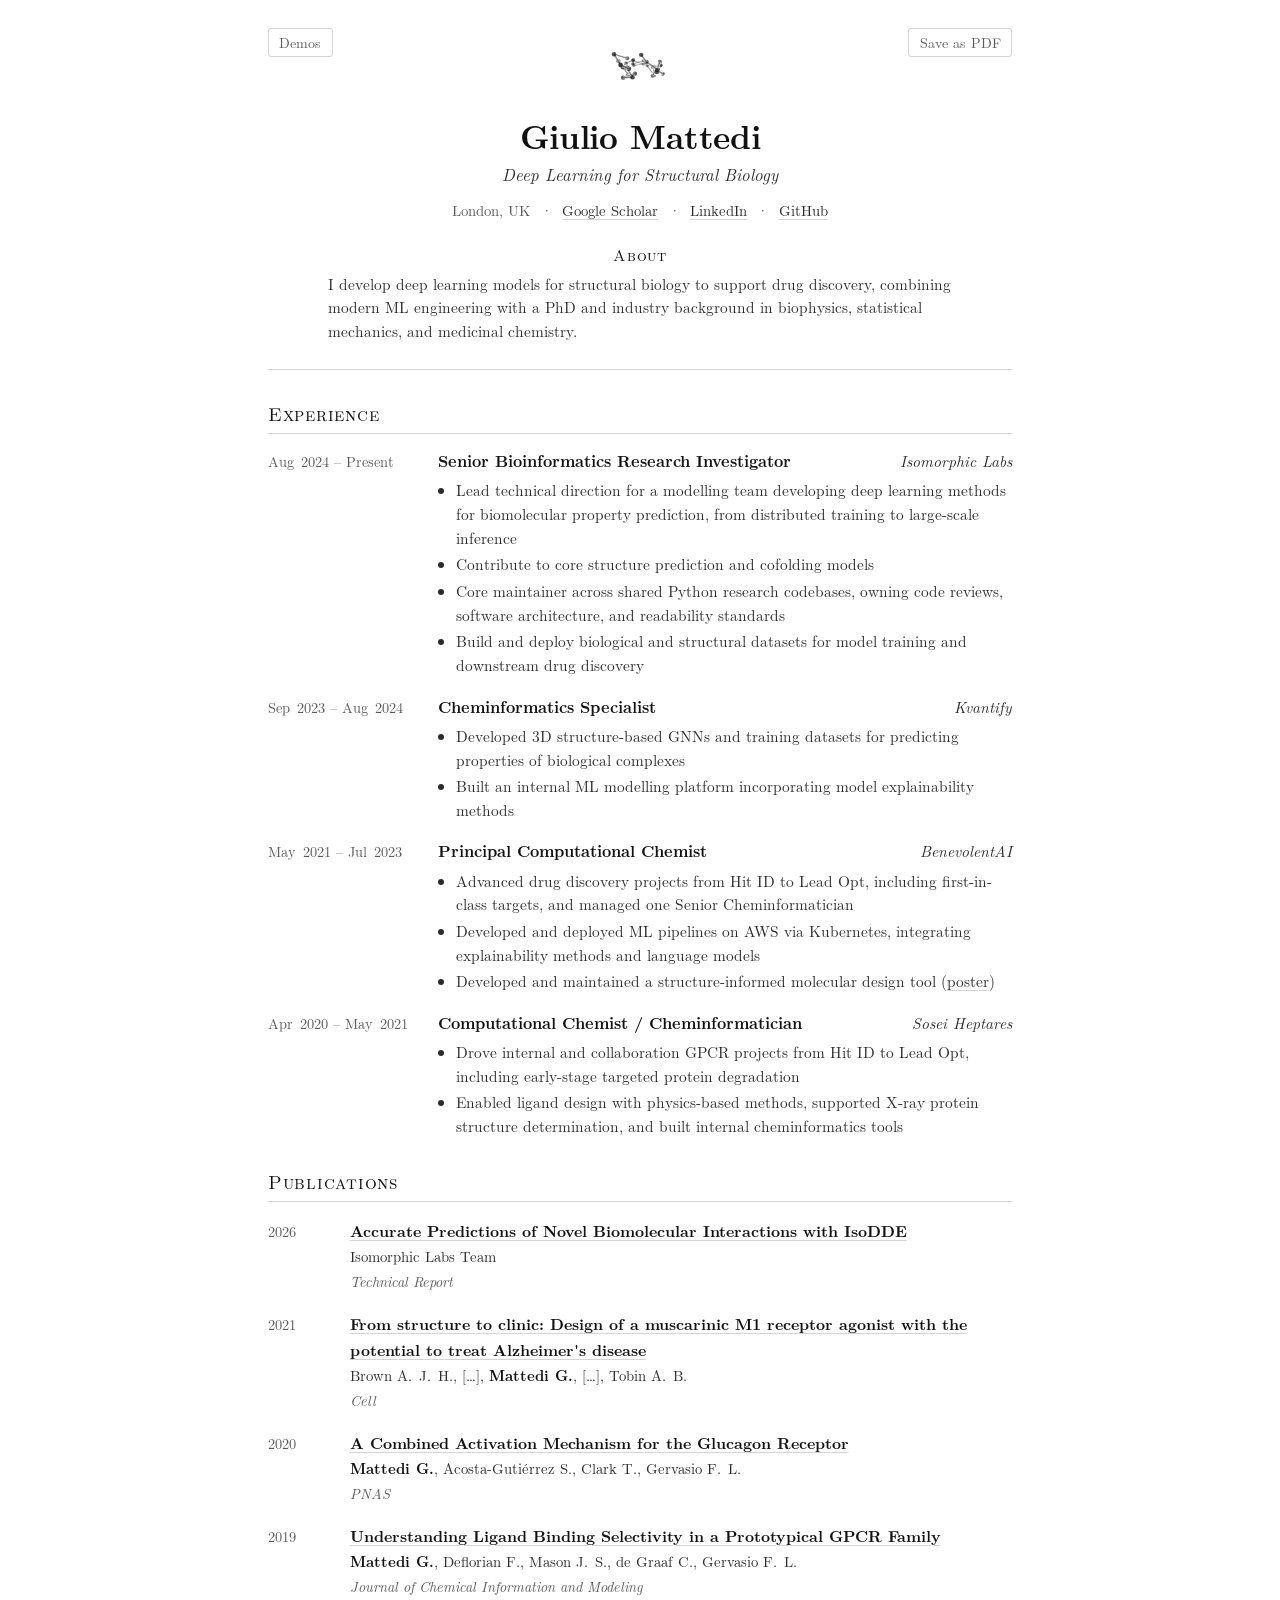
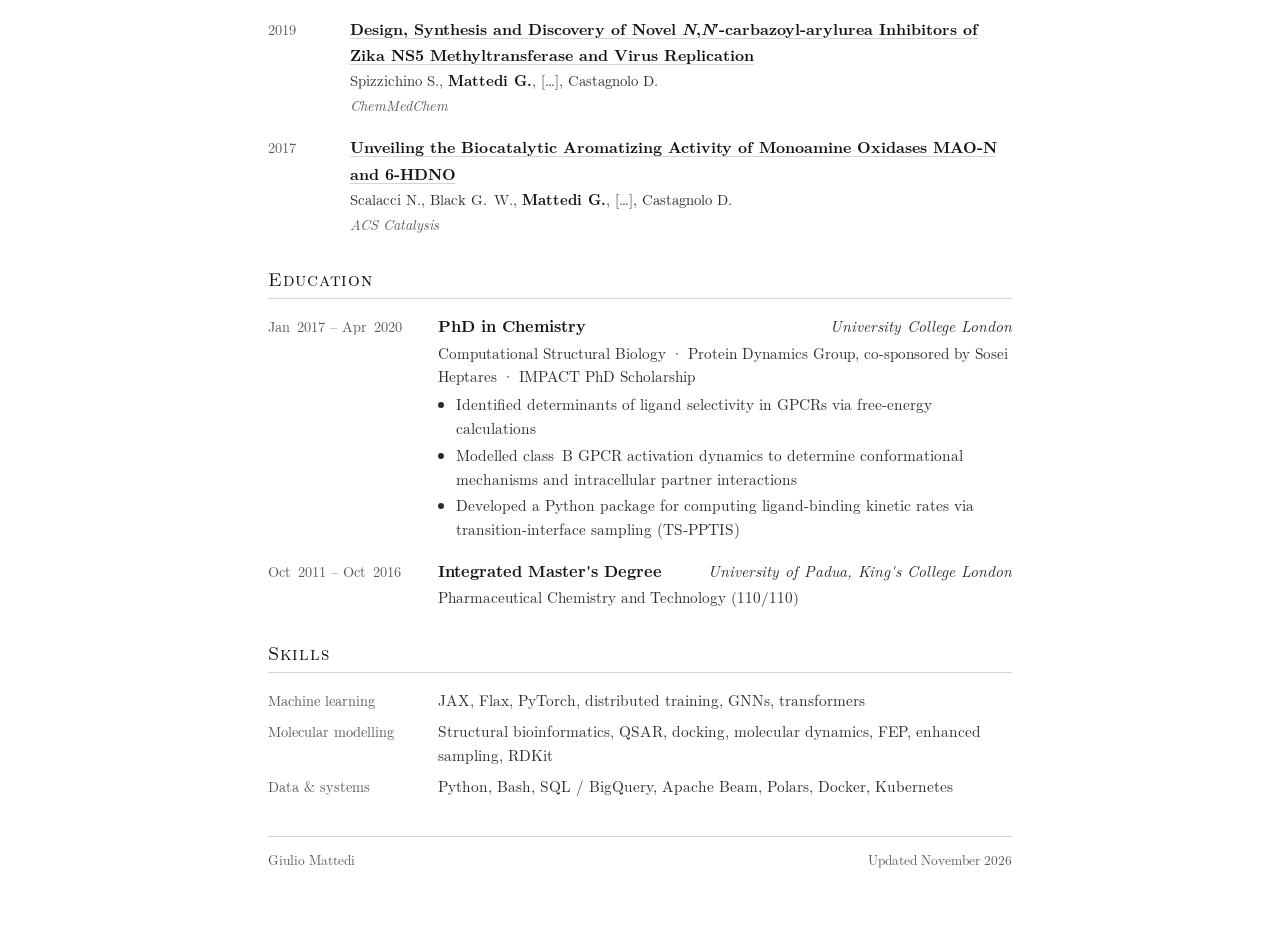
<file: index.html>
<!DOCTYPE html>
<html lang="en">
<head>
  <meta charset="utf-8">
  <meta name="viewport" content="width=device-width, initial-scale=1">
  <title>Giulio Mattedi — Curriculum Vitae</title>
  <meta name="description" content="Curriculum Vitae of Giulio Mattedi — Deep Learning for Structural Biology.">
  <link rel="canonical" href="https://gmattedi.github.io/">
  <meta property="og:type" content="profile">
  <meta property="og:title" content="Giulio Mattedi — Deep Learning for Structural Biology">
  <meta property="og:description" content="Curriculum Vitae of Giulio Mattedi — Deep Learning for Structural Biology.">
  <meta property="og:url" content="https://gmattedi.github.io/">
  <meta name="referrer" content="strict-origin-when-cross-origin">
  <meta http-equiv="Content-Security-Policy" content="script-src 'self'; object-src 'none'; connect-src 'none'; frame-src 'none'; base-uri 'none'; form-action 'none';">
  <link rel="stylesheet" href="style.css">
  <script src="print.js" defer></script>
  <script src="fold.js" defer></script>
  <script type="application/ld+json">
  {
    "@context": "https://schema.org",
    "@type": "Person",
    "name": "Giulio Mattedi",
    "jobTitle": "Senior Bioinformatics Research Investigator",
    "description": "Deep Learning for Structural Biology",
    "url": "https://gmattedi.github.io/",
    "worksFor": {
      "@type": "Organization",
      "name": "Isomorphic Labs"
    },
    "alumniOf": [
      {
        "@type": "CollegeOrUniversity",
        "name": "University College London"
      },
      {
        "@type": "CollegeOrUniversity",
        "name": "University of Padua"
      },
      {
        "@type": "CollegeOrUniversity",
        "name": "King's College London"
      }
    ],
    "sameAs": [
      "https://scholar.google.com/citations?user=LiAEhDIAAAAJ",
      "https://linkedin.com/in/giulio-mattedi",
      "https://github.com/gmattedi"
    ],
    "knowsAbout": [
      "Deep Learning",
      "Structural Biology",
      "Bioinformatics",
      "Graph Neural Networks",
      "Computational Chemistry",
      "Molecular Dynamics",
      "Drug Discovery"
    ]
  }
  </script>
</head>
<body>
  <main class="page">
    <div class="page-actions print-hidden">
      <a id="link-demos" href="demo/" class="page-action">Demos</a>
      <button type="button" id="btn-save-pdf" class="page-action pdf-button">Save as PDF</button>
    </div>

    <header>
      <div class="motif-wrap print-hidden">
        <button type="button" id="btn-replay-fold" class="motif-button" aria-label="Replay protein denoising animation">
          <canvas id="fold-canvas" width="440" height="156" aria-hidden="true"></canvas>
        </button>
      </div>
      <h1>Giulio Mattedi</h1>
      <p class="tagline">Deep Learning for Structural Biology</p>

      <ul class="contact-links" aria-label="Location and profiles">
        <li>London, UK</li>
        <li><a id="link-scholar" href="https://scholar.google.com/citations?user=LiAEhDIAAAAJ" rel="noopener noreferrer">Google Scholar</a></li>
        <li><a id="link-linkedin" href="https://linkedin.com/in/giulio-mattedi" rel="noopener noreferrer">LinkedIn</a></li>
        <li><a id="link-github" href="https://github.com/gmattedi" rel="noopener noreferrer">GitHub</a></li>
      </ul>

      <section class="abstract" aria-labelledby="heading-about">
        <h2 id="heading-about" class="abstract-title">About</h2>
        <p>
          I develop deep learning models for structural biology to support drug discovery, combining modern ML engineering with a PhD and industry background in biophysics, statistical mechanics, and medicinal chemistry.
        </p>
      </section>
    </header>

    <section aria-labelledby="heading-experience">
      <h2 id="heading-experience">Experience</h2>
      <div class="entries">
        <article class="entry">
          <div class="entry-meta">Aug&nbsp;2024 &ndash; Present</div>
          <div class="entry-body">
            <div class="entry-head">
              <h3>Senior Bioinformatics Research Investigator</h3>
              <span class="org">Isomorphic Labs</span>
            </div>
            <ul>
              <li>Lead technical direction for a modelling team developing deep learning methods for biomolecular property prediction, from distributed training to large-scale inference</li>
              <li>Contribute to core structure prediction and cofolding models</li>
              <li>Core maintainer across shared Python research codebases, owning code reviews, software architecture, and readability standards</li>
              <li>Build and deploy biological and structural datasets for model training and downstream drug discovery</li>
            </ul>
          </div>
        </article>

        <article class="entry">
          <div class="entry-meta">Sep&nbsp;2023 &ndash; Aug&nbsp;2024</div>
          <div class="entry-body">
            <div class="entry-head">
              <h3>Cheminformatics Specialist</h3>
              <span class="org">Kvantify</span>
            </div>
            <ul>
              <li>Developed 3D structure-based GNNs and training datasets for predicting properties of biological complexes</li>
              <li>Built an internal ML modelling platform incorporating model explainability methods</li>
            </ul>
          </div>
        </article>

        <article class="entry">
          <div class="entry-meta">May&nbsp;2021 &ndash; Jul&nbsp;2023</div>
          <div class="entry-body">
            <div class="entry-head">
              <h3>Principal Computational Chemist</h3>
              <span class="org">BenevolentAI</span>
            </div>
            <ul>
              <li>Advanced drug discovery projects from Hit ID to Lead Opt, including first-in-class targets, and managed one Senior Cheminformatician</li>
              <li>Developed and deployed ML pipelines on AWS via Kubernetes, integrating explainability methods and language models</li>
              <li>Developed and maintained a structure-informed molecular design tool (<a id="link-interactiondb" href="https://github.com/gmattedi/presentations/blob/88419fb54adb31ea1db731b6827faff57f740420/2023-06-Sheffield-InteractionDB.pdf" rel="noopener noreferrer">poster</a>)</li>
            </ul>
          </div>
        </article>

        <article class="entry">
          <div class="entry-meta">Apr&nbsp;2020 &ndash; May&nbsp;2021</div>
          <div class="entry-body">
            <div class="entry-head">
              <h3>Computational Chemist / Cheminformatician</h3>
              <span class="org">Sosei Heptares</span>
            </div>
            <ul>
              <li>Drove internal and collaboration GPCR projects from Hit ID to Lead Opt, including early-stage targeted protein degradation</li>
              <li>Enabled ligand design with physics-based methods, supported X-ray protein structure determination, and built internal cheminformatics tools</li>
            </ul>
          </div>
        </article>
      </div>
    </section>

    <section aria-labelledby="heading-publications">
      <h2 id="heading-publications">Publications</h2>
      <div class="entries entries-year">
        <article class="entry">
          <div class="entry-meta">2026</div>
          <div class="entry-body">
            <a id="pub-2026-dde" class="pub-title" href="https://doi.org/10.5281/zenodo.19699685" rel="noopener noreferrer">Accurate Predictions of Novel Biomolecular Interactions with IsoDDE</a>
            <p class="pub-authors">Isomorphic Labs Team</p>
            <p class="pub-venue"><em>Technical Report</em></p>
          </div>
        </article>

        <article class="entry">
          <div class="entry-meta">2021</div>
          <div class="entry-body">
            <a id="pub-2021-m1" class="pub-title" href="https://www.sciencedirect.com/science/article/pii/S0092867421013167" rel="noopener noreferrer">From structure to clinic: Design of a muscarinic M1 receptor agonist with the potential to treat Alzheimer's disease</a>
            <p class="pub-authors">Brown A.&nbsp;J.&nbsp;H., [&hellip;], <strong>Mattedi G.</strong>, [&hellip;], Tobin A.&nbsp;B.</p>
            <p class="pub-venue"><em>Cell</em></p>
          </div>
        </article>

        <article class="entry">
          <div class="entry-meta">2020</div>
          <div class="entry-body">
            <a id="pub-2020-gcgr" class="pub-title" href="https://www.pnas.org/doi/10.1073/pnas.1921851117" rel="noopener noreferrer">A Combined Activation Mechanism for the Glucagon Receptor</a>
            <p class="pub-authors"><strong>Mattedi G.</strong>, Acosta-Gutiérrez S., Clark T., Gervasio F.&nbsp;L.</p>
            <p class="pub-venue"><em>PNAS</em></p>
          </div>
        </article>

        <article class="entry">
          <div class="entry-meta">2019</div>
          <div class="entry-body">
            <a id="pub-2019-gpcr" class="pub-title" href="https://pubs.acs.org/doi/10.1021/acs.jcim.9b00298" rel="noopener noreferrer">Understanding Ligand Binding Selectivity in a Prototypical GPCR Family</a>
            <p class="pub-authors"><strong>Mattedi G.</strong>, Deflorian F., Mason J.&nbsp;S., de Graaf C., Gervasio F.&nbsp;L.</p>
            <p class="pub-venue"><em>Journal of Chemical Information and Modeling</em></p>
          </div>
        </article>

        <article class="entry">
          <div class="entry-meta">2019</div>
          <div class="entry-body">
            <a id="pub-2019-zika" class="pub-title" href="https://chemistry-europe.onlinelibrary.wiley.com/doi/10.1002/cmdc.201900533" rel="noopener noreferrer">Design, Synthesis and Discovery of Novel <em>N</em>,<em>N</em>&prime;-carbazoyl-arylurea Inhibitors of Zika NS5 Methyltransferase and Virus Replication</a>
            <p class="pub-authors">Spizzichino S., <strong>Mattedi G.</strong>, [&hellip;], Castagnolo D.</p>
            <p class="pub-venue"><em>ChemMedChem</em></p>
          </div>
        </article>

        <article class="entry">
          <div class="entry-meta">2017</div>
          <div class="entry-body">
            <a id="pub-2017-mao" class="pub-title" href="https://pubs.acs.org/doi/10.1021/acscatal.6b03081" rel="noopener noreferrer">Unveiling the Biocatalytic Aromatizing Activity of Monoamine Oxidases MAO-N and 6-HDNO</a>
            <p class="pub-authors">Scalacci N., Black G.&nbsp;W., <strong>Mattedi G.</strong>, [&hellip;], Castagnolo D.</p>
            <p class="pub-venue"><em>ACS Catalysis</em></p>
          </div>
        </article>
      </div>
    </section>

    <section aria-labelledby="heading-education">
      <h2 id="heading-education">Education</h2>
      <div class="entries">
        <article class="entry">
          <div class="entry-meta">Jan&nbsp;2017 &ndash; Apr&nbsp;2020</div>
          <div class="entry-body">
            <div class="entry-head">
              <h3>PhD in Chemistry</h3>
              <span class="org">University College London</span>
            </div>
            <p class="entry-note">Computational Structural Biology &middot; Protein Dynamics Group, co-sponsored by Sosei Heptares &middot; IMPACT PhD Scholarship</p>
            <ul>
              <li>Identified determinants of ligand selectivity in GPCRs via free-energy calculations</li>
              <li>Modelled class&nbsp;B GPCR activation dynamics to determine conformational mechanisms and intracellular partner interactions</li>
              <li>Developed a Python package for computing ligand-binding kinetic rates via transition-interface sampling (TS-PPTIS)</li>
            </ul>
          </div>
        </article>

        <article class="entry">
          <div class="entry-meta">Oct&nbsp;2011 &ndash; Oct&nbsp;2016</div>
          <div class="entry-body">
            <div class="entry-head">
              <h3>Integrated Master's Degree</h3>
              <span class="org">University of Padua, King's College London</span>
            </div>
            <p class="entry-note">Pharmaceutical Chemistry and Technology (110/110)</p>
          </div>
        </article>
      </div>
    </section>

    <section aria-labelledby="heading-skills">
      <h2 id="heading-skills">Skills</h2>
      <div class="skills-grid">
        <div class="skill-label">Machine learning</div>
        <div class="skill-items">JAX, Flax, PyTorch, distributed training, GNNs, transformers</div>

        <div class="skill-label">Molecular modelling</div>
        <div class="skill-items">Structural bioinformatics, QSAR, docking, molecular dynamics, FEP, enhanced sampling, RDKit</div>

        <div class="skill-label">Data &amp; systems</div>
        <div class="skill-items">Python, Bash, SQL / BigQuery, Apache Beam, Polars, Docker, Kubernetes</div>
      </div>
    </section>

    <footer>
      <span>Giulio Mattedi</span>
      <span>Updated November 2026</span>
    </footer>
  </main>
</body>
</html>
</file>
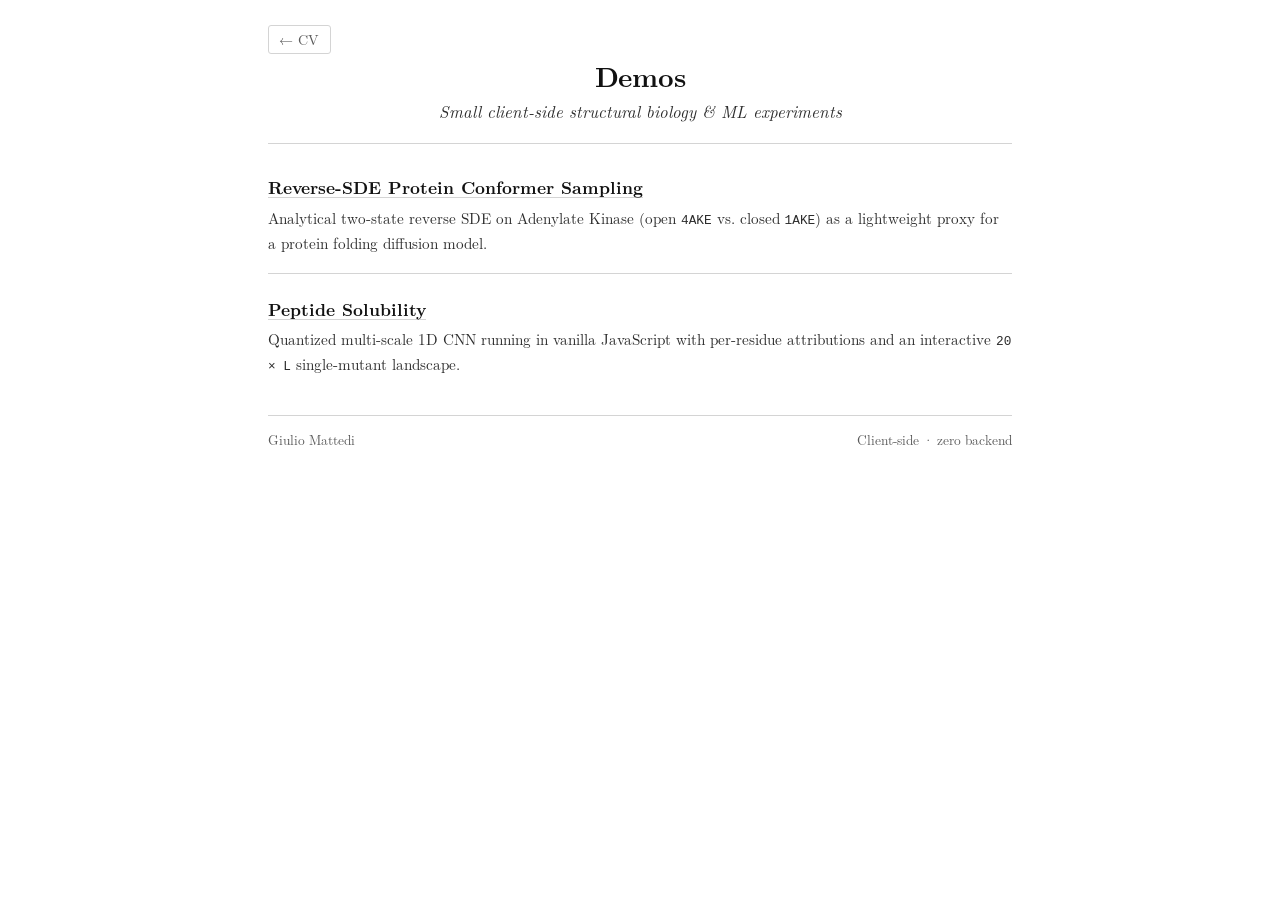
<file: demo/index.html>
<!DOCTYPE html>
<html lang="en">
<head>
  <meta charset="utf-8">
  <meta name="viewport" content="width=device-width, initial-scale=1">
  <title>Demos — Giulio Mattedi</title>
  <meta name="description" content="Small client-side structural biology and machine learning demos by Giulio Mattedi.">
  <link rel="canonical" href="https://gmattedi.github.io/demo/">
  <meta property="og:type" content="website">
  <meta property="og:title" content="Demos — Giulio Mattedi">
  <meta property="og:description" content="Client-side structural biology and machine learning demos.">
  <meta property="og:url" content="https://gmattedi.github.io/demo/">
  <meta name="referrer" content="strict-origin-when-cross-origin">
  <meta http-equiv="Content-Security-Policy" content="script-src 'self'; object-src 'none'; connect-src 'none'; frame-src 'none'; base-uri 'none'; form-action 'none';">
  <link rel="stylesheet" href="../style.css">
  <link rel="stylesheet" href="demo.css">
</head>
<body class="demos-body">
  <main class="page">
    <nav class="demos-nav" aria-label="Back to CV">
      <a id="link-back-cv" href="../" class="page-action">&larr; CV</a>
    </nav>

    <header class="demos-header">
      <h1>Demos</h1>
      <p class="tagline">Small client-side structural biology &amp; ML experiments</p>
    </header>

    <section aria-label="Interactive demos">
      <ul class="demo-list">
        <li class="demo-item">
          <a id="link-demo-diffusion" class="demo-link" href="diffusion/">Reverse-SDE Protein Conformer Sampling</a>
          <p class="demo-desc">
            Analytical two-state reverse SDE on Adenylate Kinase (open <code>4AKE</code> vs. closed <code>1AKE</code>) as a lightweight proxy for a protein folding diffusion model.
          </p>
        </li>
        <li class="demo-item">
          <a id="link-demo-solubility" class="demo-link" href="solubility/">Peptide Solubility</a>
          <p class="demo-desc">
            Quantized multi-scale 1D CNN running in vanilla JavaScript with per-residue attributions and an interactive <code>20 &times; L</code> single-mutant landscape.
          </p>
        </li>
      </ul>
    </section>

    <footer>
      <span>Giulio Mattedi</span>
      <span>Client-side &middot; zero backend</span>
    </footer>
  </main>
</body>
</html>
</file>
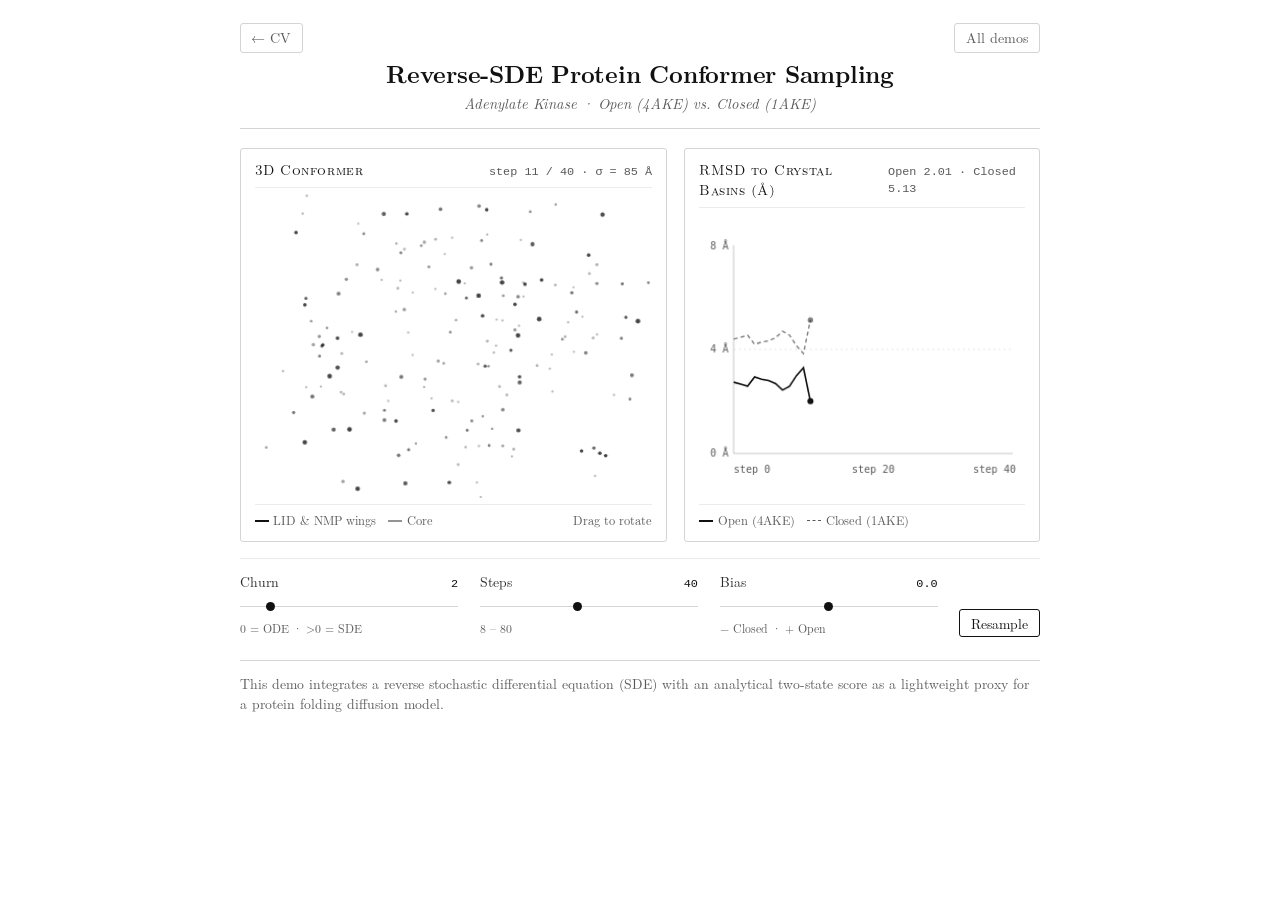
<file: demo/diffusion/index.html>
<!DOCTYPE html>
<html lang="en">
<head>
  <meta charset="utf-8">
  <meta name="viewport" content="width=device-width, initial-scale=1">
  <title>Reverse-SDE Protein Conformer Sampling — Giulio Mattedi</title>
  <meta name="description" content="Interactive reverse-SDE protein conformer sampling demo on Adenylate Kinase (4AKE open vs. 1AKE closed).">
  <link rel="canonical" href="https://gmattedi.github.io/demo/diffusion/">
  <meta property="og:type" content="website">
  <meta property="og:title" content="Reverse-SDE Protein Conformer Sampling — Giulio Mattedi">
  <meta property="og:description" content="Interactive reverse-SDE proxy for a protein folding diffusion model on Adenylate Kinase.">
  <meta property="og:url" content="https://gmattedi.github.io/demo/diffusion/">
  <meta name="referrer" content="strict-origin-when-cross-origin">
  <meta http-equiv="Content-Security-Policy" content="script-src 'self'; object-src 'none'; connect-src 'none'; frame-src 'none'; base-uri 'none'; form-action 'none';">
  <link rel="stylesheet" href="../../style.css">
  <link rel="stylesheet" href="diffusion.css">
  <script src="diffusion.js" defer></script>
</head>
<body class="demo-body">
  <main class="page demo-page">
    <nav class="demo-nav" aria-label="Navigation">
      <a id="link-back-cv" href="../../" class="page-action">&larr; CV</a>
      <a id="link-all-demos" href="../" class="page-action">All demos</a>
    </nav>

    <header class="demo-header">
      <h1>Reverse-SDE Protein Conformer Sampling</h1>
      <p class="subtitle">Adenylate Kinase &middot; Open (4AKE) vs. Closed (1AKE)</p>
    </header>

    <section class="workspace" aria-label="Interactive diffusion simulator">
      <div class="panel">
        <div class="panel-head">
          <span class="panel-title">3D Conformer</span>
          <span class="panel-status" id="status-3d">step 0 / 40 &middot; &sigma; = 240 &Aring;</span>
        </div>
        <div class="canvas-stage">
          <canvas id="view3d" width="760" height="580" aria-label="3D Adenylate Kinase C-alpha point cloud denoising into open or closed conformer"></canvas>
        </div>
        <div class="canvas-foot">
          <span class="legend">
            <span class="legend-item"><span class="swatch swatch-solid"></span>LID &amp; NMP wings</span>
            <span class="legend-item"><span class="swatch swatch-muted"></span>Core</span>
          </span>
          <span>Drag to rotate</span>
        </div>
      </div>

      <div class="panel">
        <div class="panel-head">
          <span class="panel-title">RMSD to Crystal Basins (&Aring;)</span>
          <span class="panel-status" id="status-rmsd">Open 3.57 &middot; Closed 3.57</span>
        </div>
        <div class="canvas-stage">
          <canvas id="plot-rmsd" class="plot-canvas" width="640" height="488" aria-label="RMSD to 4AKE Open and 1AKE Closed crystal basins"></canvas>
        </div>
        <div class="canvas-foot">
          <span class="legend">
            <span class="legend-item"><span class="swatch swatch-solid"></span>Open (4AKE)</span>
            <span class="legend-item"><span class="swatch swatch-dashed"></span>Closed (1AKE)</span>
          </span>
        </div>
      </div>
    </section>

    <section class="controls" aria-label="Sampler parameters">
      <div class="control">
        <label class="control-label" for="ctrl-churn">
          <span>Churn</span>
          <span class="control-val" id="val-churn">2</span>
        </label>
        <input id="ctrl-churn" type="range" min="0" max="16" step="0.5" value="2">
        <span class="control-hint">0 = ODE &middot; &gt;0 = SDE</span>
      </div>

      <div class="control">
        <label class="control-label" for="ctrl-steps">
          <span>Steps</span>
          <span class="control-val" id="val-steps">40</span>
        </label>
        <input id="ctrl-steps" type="range" min="8" max="80" step="2" value="40">
        <span class="control-hint">8 &ndash; 80</span>
      </div>

      <div class="control">
        <label class="control-label" for="ctrl-bias">
          <span>Bias</span>
          <span class="control-val" id="val-bias">0.0</span>
        </label>
        <input id="ctrl-bias" type="range" min="-3.0" max="3.0" step="0.2" value="0.0">
        <span class="control-hint">&minus; Closed &middot; + Open</span>
      </div>

      <div class="actions">
        <button type="button" id="btn-resample" class="action-btn action-btn-primary">Resample</button>
      </div>
    </section>

    <footer class="demo-note">
      <p>
        This demo integrates a reverse stochastic differential equation (SDE) with an analytical two-state score as a lightweight proxy for a protein folding diffusion model.
      </p>
    </footer>
  </main>
</body>
</html>
</file>
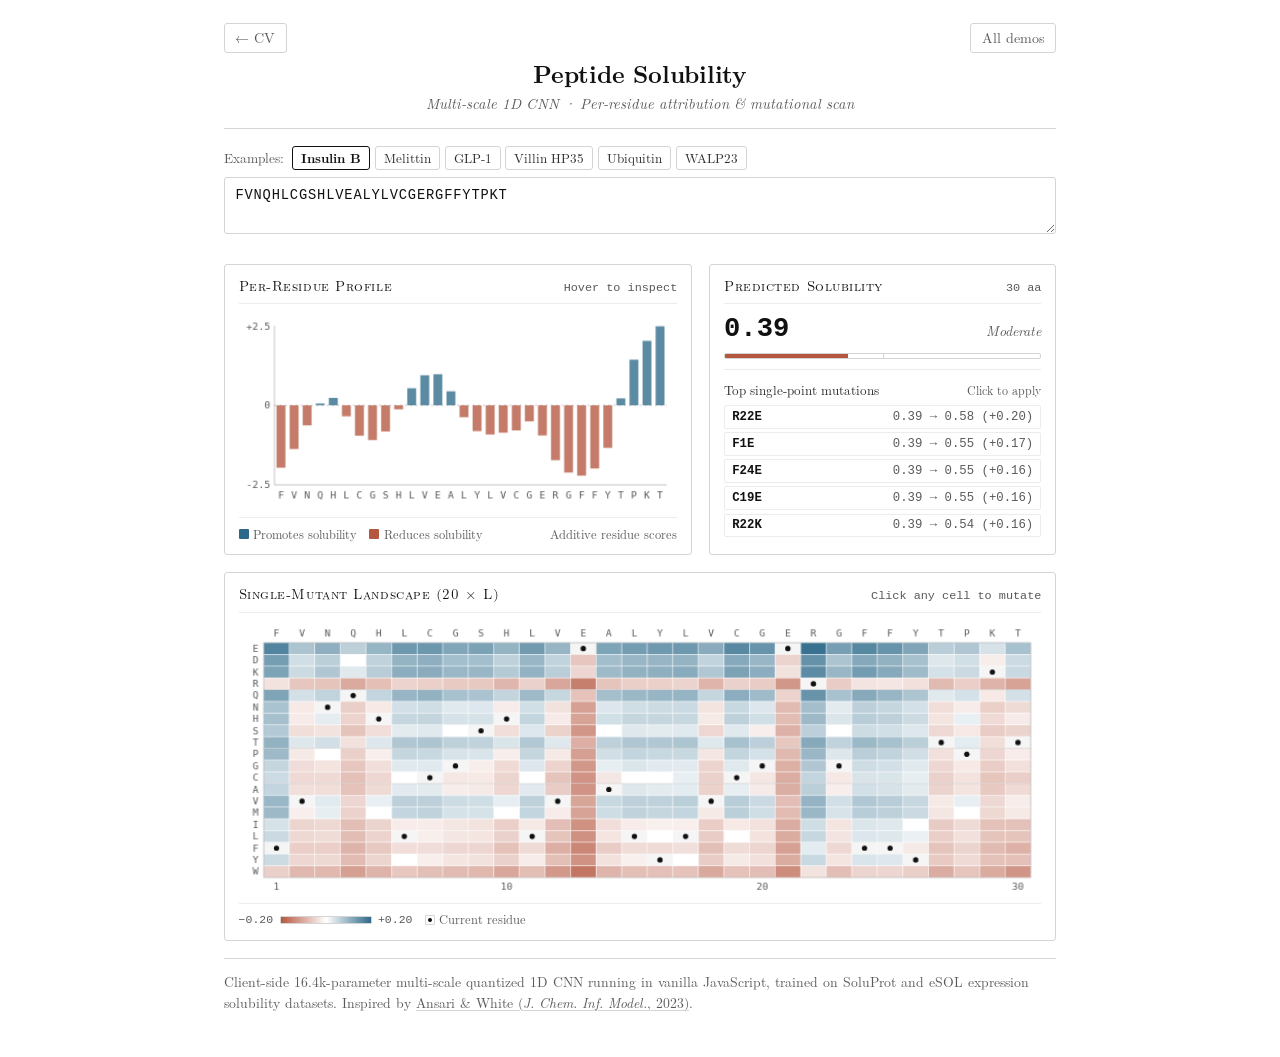
<file: demo/solubility/index.html>
<!DOCTYPE html>
<html lang="en">
<head>
  <meta charset="utf-8">
  <meta name="viewport" content="width=device-width, initial-scale=1">
  <title>Peptide Solubility — Giulio Mattedi</title>
  <meta name="description" content="Client-side quantized 1D CNN peptide solubility predictor with per-residue attributions and an interactive 20 x L single-mutant heatmap.">
  <link rel="canonical" href="https://gmattedi.github.io/demo/solubility/">
  <meta property="og:type" content="website">
  <meta property="og:title" content="Peptide Solubility — Giulio Mattedi">
  <meta property="og:description" content="Client-side quantized 1D CNN peptide solubility predictor and mutational scanner.">
  <meta property="og:url" content="https://gmattedi.github.io/demo/solubility/">
  <meta name="referrer" content="strict-origin-when-cross-origin">
  <meta http-equiv="Content-Security-Policy" content="script-src 'self'; object-src 'none'; connect-src 'none'; frame-src 'none'; base-uri 'none'; form-action 'none';">
  <link rel="stylesheet" href="../../style.css">
  <link rel="stylesheet" href="solubility.css">
  <script src="weights.js" defer></script>
  <script src="solubility.js" defer></script>
</head>
<body class="sol-body">
  <main class="page sol-page">
    <nav class="demo-nav" aria-label="Navigation">
      <a id="link-back-cv" href="../../" class="page-action">&larr; CV</a>
      <a id="link-all-demos" href="../" class="page-action">All demos</a>
    </nav>

    <header class="sol-header">
      <h1>Peptide Solubility</h1>
      <p class="subtitle">Multi-scale 1D CNN &middot; Per-residue attribution &amp; mutational scan</p>
    </header>

    <section class="input-band" aria-label="Amino acid sequence input">
      <div class="input-head">
        <div class="presets" role="group" aria-label="Example sequences">
          <span class="presets-label">Examples:</span>
          <button type="button" class="pill-btn preset-btn" data-preset="insulin_b" aria-pressed="true">Insulin B</button>
          <button type="button" class="pill-btn preset-btn" data-preset="melittin" aria-pressed="false">Melittin</button>
          <button type="button" class="pill-btn preset-btn" data-preset="glp1" aria-pressed="false">GLP-1</button>
          <button type="button" class="pill-btn preset-btn" data-preset="villin" aria-pressed="false">Villin HP35</button>
          <button type="button" class="pill-btn preset-btn" data-preset="ubiquitin" aria-pressed="false">Ubiquitin</button>
          <button type="button" class="pill-btn preset-btn" data-preset="walp23" aria-pressed="false">WALP23</button>
        </div>
        <button type="button" id="btn-reset" class="reset-btn" hidden>Reset sequence</button>
      </div>
      <textarea id="seq-input" rows="2" spellcheck="false" autocomplete="off" aria-label="Amino acid sequence in one-letter code">FVNQHLCGSHLVEALYLVCGERGFFYTPKT</textarea>
      <p class="input-notice" id="input-notice" aria-live="polite"></p>
    </section>

    <section class="workspace" aria-label="Solubility prediction results">
      <div class="panel">
        <div class="panel-head">
          <span class="panel-title">Per-Residue Profile</span>
          <span class="panel-status" id="status-profile">Hover to inspect</span>
        </div>
        <div class="canvas-stage">
          <canvas id="plot-profile" width="840" height="380" aria-label="Per-residue solubility contribution bar plot"></canvas>
        </div>
        <div class="canvas-foot">
          <span class="legend">
            <span class="legend-item"><span class="box-swatch box-pos"></span>Promotes solubility</span>
            <span class="legend-item"><span class="box-swatch box-neg"></span>Reduces solubility</span>
          </span>
          <span id="status-hover">Additive residue scores</span>
        </div>
      </div>

      <div class="panel">
        <div class="panel-head">
          <span class="panel-title">Predicted Solubility</span>
          <span class="panel-status" id="status-len">30 aa</span>
        </div>

        <div class="score-block">
          <div class="score-row">
            <span class="score-value" id="score-val">--</span>
            <span class="score-band" id="score-band"></span>
          </div>
          <div class="gauge-track" aria-hidden="true">
            <div class="gauge-fill" id="gauge-fill"></div>
            <div class="gauge-mid"></div>
          </div>
        </div>

        <div class="muts-section">
          <div class="muts-head">
            <span>Top single-point mutations</span>
            <span class="muts-hint" id="muts-hint">Click to apply</span>
          </div>
          <div class="muts-list" id="muts-list"></div>
        </div>
      </div>
    </section>

    <section class="panel heatmap-panel" aria-label="Single-mutant solubility landscape">
      <div class="panel-head">
        <span class="panel-title">Single-Mutant Landscape (20 &times; L)</span>
        <span class="panel-status" id="status-heatmap">Click any cell to mutate</span>
      </div>
      <div class="heatmap-wrap" id="heatmap-wrap">
        <canvas id="plot-heatmap" width="1560" height="536" aria-label="20 by L mutational solubility heatmap"></canvas>
      </div>
      <div class="heatmap-prompt" id="heatmap-prompt" hidden>
        <button type="button" id="btn-run-scan" class="scan-btn">Compute 20 &times; L scan</button>
      </div>
      <div class="canvas-foot">
        <span class="legend">
          <span class="colorbar-legend">
            <span id="cbar-min">&minus;0.20</span>
            <span class="colorbar-ramp" aria-hidden="true"></span>
            <span id="cbar-max">+0.20</span>
          </span>
          <span class="legend-item"><span class="box-swatch box-wt"></span>Current residue</span>
        </span>
        <span class="trail" id="mut-trail"></span>
      </div>
    </section>

    <footer class="sol-note">
      <p>
        Client-side 16.4k-parameter multi-scale quantized 1D CNN running in vanilla JavaScript, trained on SoluProt and eSOL expression solubility datasets. Inspired by <a id="link-ansari-white" href="https://doi.org/10.1021/acs.jcim.2c01317" target="_blank" rel="noopener noreferrer">Ansari &amp; White (<em>J. Chem. Inf. Model.</em>, 2023)</a>.
      </p>
    </footer>
  </main>
</body>
</html>
</file>
<file: style.css>
@font-face {
  font-family: "LM Roman";
  src: url("fonts/lmroman10-regular.otf") format("opentype");
  font-weight: 400;
  font-style: normal;
  font-display: swap;
}

@font-face {
  font-family: "LM Roman";
  src: url("fonts/lmroman10-italic.otf") format("opentype");
  font-weight: 400;
  font-style: italic;
  font-display: swap;
}

@font-face {
  font-family: "LM Roman";
  src: url("fonts/lmroman10-bold.otf") format("opentype");
  font-weight: 700;
  font-style: normal;
  font-display: swap;
}

@font-face {
  font-family: "LM Roman";
  src: url("fonts/lmroman10-bolditalic.otf") format("opentype");
  font-weight: 700;
  font-style: italic;
  font-display: swap;
}

@font-face {
  font-family: "LM Roman Caps";
  src: url("fonts/lmromancaps10-regular.otf") format("opentype");
  font-weight: 400;
  font-style: normal;
  font-display: swap;
}

:root {
  --bg: #ffffff;
  --ink: #111111;
  --ink-secondary: #2b2b2b;
  --ink-muted: #595959;
  --rule: #d4d4d4;
  --serif: "LM Roman", "Latin Modern Roman", "CMU Serif", "STIX Two Text", "Charter", "Cambria", "Liberation Serif", Georgia, "Times New Roman", serif;
  --serif-caps: "LM Roman Caps", "LM Roman", "Latin Modern Roman", "CMU Serif", Georgia, serif;
}

*, *::before, *::after {
  box-sizing: border-box;
}

html {
  font-size: 16px;
  background-color: var(--bg);
  -webkit-text-size-adjust: 100%;
}

body {
  margin: 0;
  padding: 1.75rem 1.5rem 4rem;
  background-color: var(--bg);
  color: var(--ink);
  font-family: var(--serif);
  font-size: 1.05rem;
  line-height: 1.55;
  font-feature-settings: "kern" 1, "liga" 1;
}

.page {
  position: relative;
  max-width: 46.5rem;
  margin: 0 auto;
}

.page-actions {
  position: absolute;
  top: 0;
  left: 0;
  right: 0;
  display: flex;
  justify-content: space-between;
  align-items: center;
  margin: 0;
  pointer-events: none;
}

.page-actions a,
.page-actions button {
  pointer-events: auto;
}

.motif-wrap {
  display: flex;
  justify-content: center;
  margin: 0 auto 0.65rem;
}

.motif-button {
  display: block;
  padding: 0;
  border: 0;
  background: transparent;
  cursor: pointer;
  line-height: 0;
}

.motif-button:focus-visible {
  outline: 2px solid var(--ink);
  outline-offset: 4px;
  border-radius: 3px;
}

#fold-canvas {
  display: block;
  width: 220px;
  max-width: 100%;
  height: auto;
}

.page-action,
.pdf-button {
  display: inline-block;
  padding: 0.24rem 0.65rem;
  border: 1px solid var(--rule);
  border-radius: 3px;
  background-color: var(--bg);
  color: var(--ink-muted);
  font-family: var(--serif);
  font-size: 0.88rem;
  line-height: 1.4;
  text-decoration: none;
  cursor: pointer;
  transition: color 120ms ease, border-color 120ms ease;
}

.page-action:hover,
.pdf-button:hover {
  color: var(--ink);
  border-color: var(--ink);
}

.page-action:focus-visible,
.pdf-button:focus-visible {
  outline: 2px solid var(--ink);
  outline-offset: 2px;
}

a {
  color: inherit;
  text-decoration: underline;
  text-decoration-color: var(--rule);
  text-decoration-thickness: 1px;
  text-underline-offset: 0.18em;
  transition: color 120ms ease, text-decoration-color 120ms ease;
}

a:hover {
  color: var(--ink);
  text-decoration-color: var(--ink);
}

a:focus-visible {
  outline: 2px solid var(--ink);
  outline-offset: 2px;
  border-radius: 2px;
}

header {
  text-align: center;
  padding-bottom: 1.65rem;
  border-bottom: 1px solid var(--rule);
}

h1 {
  margin: 0;
  font-size: 2.05rem;
  font-weight: 700;
  letter-spacing: -0.01em;
  line-height: 1.2;
}

.tagline {
  margin: 0.35rem 0 0;
  font-size: 1.06rem;
  font-style: italic;
  color: var(--ink-secondary);
}

.contact-links {
  display: flex;
  flex-wrap: wrap;
  justify-content: center;
  align-items: baseline;
  gap: 0.25rem 0.65rem;
  margin: 0.7rem 0 0;
  padding: 0;
  list-style: none;
  font-size: 0.92rem;
  color: var(--ink-muted);
}

.contact-links li {
  display: inline-flex;
  align-items: baseline;
}

.contact-links li + li::before {
  content: "\00b7";
  margin-right: 0.65rem;
  color: var(--ink-muted);
}

.contact-links a {
  color: var(--ink-secondary);
}

.abstract {
  max-width: 39rem;
  margin: 1.35rem auto 0;
  text-align: left;
}

.abstract-title {
  margin: 0 0 0.3rem;
  padding: 0;
  border: none;
  text-align: center;
  font-family: var(--serif-caps);
  font-size: 0.96rem;
  font-weight: 400;
  letter-spacing: 0.05em;
  color: var(--ink);
}

.abstract p {
  margin: 0;
  font-size: 0.96rem;
  color: var(--ink-secondary);
  line-height: 1.54;
}

section {
  margin-top: 1.9rem;
}

h2 {
  margin: 0 0 0.95rem;
  padding-bottom: 0.22rem;
  border-bottom: 1px solid var(--rule);
  font-family: var(--serif-caps);
  font-size: 1.16rem;
  font-weight: 400;
  letter-spacing: 0.04em;
  color: var(--ink);
}

.entries {
  display: flex;
  flex-direction: column;
  gap: 1.1rem;
}

.entry {
  display: grid;
  grid-template-columns: 9.25rem minmax(0, 1fr);
  gap: 0.2rem 1.35rem;
  align-items: baseline;
}

.entries-year .entry {
  grid-template-columns: 3.75rem minmax(0, 1fr);
}

.entry-meta {
  font-size: 0.9rem;
  font-variant-numeric: tabular-nums;
  color: var(--ink-muted);
  line-height: 1.45;
}

.entry-head {
  display: flex;
  flex-wrap: wrap;
  justify-content: space-between;
  align-items: baseline;
  gap: 0.1rem 0.75rem;
}

h3 {
  margin: 0;
  font-size: 1.01rem;
  font-weight: 700;
  color: var(--ink);
  line-height: 1.38;
}

.org {
  font-size: 0.98rem;
  font-style: italic;
  color: var(--ink-secondary);
}

.entry-body ul {
  margin: 0.3rem 0 0;
  padding-left: 1.15rem;
  color: var(--ink-secondary);
  font-size: 0.96rem;
}

.entry-body li + li {
  margin-top: 0.18rem;
}

.entry-note {
  margin: 0.16rem 0 0;
  font-size: 0.95rem;
  color: var(--ink-secondary);
}

.pub-title {
  display: inline;
  font-weight: 700;
  font-size: 0.99rem;
  line-height: 1.38;
  color: var(--ink);
}

.pub-authors {
  margin: 0.16rem 0 0;
  font-size: 0.92rem;
  color: var(--ink-secondary);
}

.pub-authors strong {
  color: var(--ink);
  font-weight: 700;
}

.pub-venue {
  margin: 0.1rem 0 0;
  font-size: 0.9rem;
  color: var(--ink-muted);
}

.skills-grid {
  display: grid;
  grid-template-columns: 9.25rem minmax(0, 1fr);
  gap: 0.45rem 1.35rem;
  font-size: 0.96rem;
  align-items: baseline;
}

.skill-label {
  font-size: 0.9rem;
  color: var(--ink-muted);
}

.skill-items {
  color: var(--ink-secondary);
}

footer {
  margin-top: 2.4rem;
  padding-top: 0.85rem;
  border-top: 1px solid var(--rule);
  display: flex;
  justify-content: space-between;
  flex-wrap: wrap;
  gap: 0.5rem;
  font-size: 0.84rem;
  color: var(--ink-muted);
}

@media (max-width: 640px) {
  body {
    padding: 1.25rem 1.15rem 2.75rem;
  }

  .page-actions {
    position: static;
    display: flex;
    justify-content: space-between;
    margin-bottom: 0.75rem;
    pointer-events: auto;
  }

  .page-action,
  .pdf-button {
    padding: 0.36rem 0.78rem;
  }

  .entry,
  .entries-year .entry,
  .skills-grid {
    grid-template-columns: 1fr;
    gap: 0.12rem;
  }

  .skills-grid .skill-items {
    margin-bottom: 0.45rem;
  }

  .entry-head {
    flex-direction: column;
    gap: 0.05rem;
  }
}

@media print {
  :root {
    --ink: #000000;
    --ink-secondary: #1f1f1f;
    --ink-muted: #4a4a4a;
    --rule: #b8b8b8;
  }

  @page {
    margin: 14mm 17mm;
  }

  body {
    padding: 0;
    font-size: 9.8pt;
    line-height: 1.42;
    font-feature-settings: "kern" 1, "liga" 0;
  }

  .page {
    max-width: none;
  }

  header {
    padding-bottom: 1rem;
  }

  .abstract {
    margin-top: 0.85rem;
  }

  section {
    margin-top: 1.1rem;
  }

  .entries {
    gap: 0.72rem;
  }

  .entry {
    grid-template-columns: 8rem minmax(0, 1fr);
    gap: 0.15rem 1rem;
    break-inside: avoid;
  }

  .entries-year .entry {
    grid-template-columns: 3.25rem minmax(0, 1fr);
  }

  .skills-grid {
    grid-template-columns: 8rem minmax(0, 1fr);
    gap: 0.25rem 1rem;
  }

  h2 {
    break-after: avoid;
  }

  a {
    text-decoration: underline;
    text-decoration-color: var(--rule);
  }

  .print-hidden,
  footer {
    display: none;
  }
}
</file>
<file: demo/demo.css>
.demos-body {
  padding: 1.55rem 1.5rem 3.5rem;
}

.demos-nav {
  margin-bottom: 0.35rem;
}

.demos-header {
  padding-bottom: 1.15rem;
}

.demos-header h1 {
  font-size: 1.7rem;
}

.demo-list {
  list-style: none;
  margin: 0;
  padding: 0;
  display: flex;
  flex-direction: column;
  gap: 1.35rem;
}

.demo-item {
  padding-bottom: 1.2rem;
  border-bottom: 1px solid var(--rule);
}

.demo-item:last-child {
  padding-bottom: 0;
  border-bottom: none;
}

.demo-link {
  font-size: 1.08rem;
  font-weight: 700;
  color: var(--ink);
}

.demo-desc {
  margin: 0.3rem 0 0;
  font-size: 0.95rem;
  color: var(--ink-secondary);
}

.demo-desc code {
  font-family: ui-monospace, "SFMono-Regular", Menlo, Monaco, Consolas, "Liberation Mono", monospace;
  font-size: 0.84em;
}
</file>
<file: demo/diffusion/diffusion.css>
:root {
  --rule-soft: #ececec;
  --mono: ui-monospace, "SFMono-Regular", Menlo, Monaco, Consolas, "Liberation Mono", monospace;
}

.demo-body {
  padding: 1.45rem 1.5rem 2.75rem;
  font-size: 1rem;
  line-height: 1.5;
}

.demo-page {
  max-width: 50rem;
}

.demo-nav {
  display: flex;
  justify-content: space-between;
  align-items: center;
  margin-bottom: 0.35rem;
}

.demo-header {
  padding-bottom: 0.9rem;
}

.demo-header h1 {
  font-size: 1.5rem;
  line-height: 1.25;
}

.subtitle {
  margin: 0.22rem 0 0;
  font-size: 0.92rem;
  font-style: italic;
  color: var(--ink-muted);
}

.workspace {
  display: grid;
  grid-template-columns: minmax(0, 1.2fr) minmax(0, 1fr);
  gap: 1.1rem;
  margin-top: 1.15rem;
  align-items: stretch;
}

.panel {
  display: flex;
  flex-direction: column;
  border: 1px solid var(--rule);
  border-radius: 3px;
  background-color: var(--bg);
  padding: 0.7rem 0.85rem;
}

.panel-head {
  display: flex;
  justify-content: space-between;
  align-items: baseline;
  gap: 0.5rem;
  margin-bottom: 0.4rem;
  padding-bottom: 0.35rem;
  border-bottom: 1px solid var(--rule-soft);
  font-size: 0.86rem;
}

.panel-title {
  font-family: var(--serif-caps);
  font-weight: 400;
  letter-spacing: 0.04em;
  color: var(--ink);
}

.panel-status {
  font-family: var(--mono);
  font-size: 0.74rem;
  font-variant-numeric: tabular-nums;
  color: var(--ink-muted);
}

.canvas-stage {
  flex: 1 1 auto;
  display: flex;
  align-items: center;
}

#view3d {
  display: block;
  width: 100%;
  height: auto;
  cursor: grab;
  touch-action: none;
}

#view3d:active {
  cursor: grabbing;
}

.plot-canvas {
  display: block;
  width: 100%;
  height: auto;
}

.canvas-foot {
  display: flex;
  justify-content: space-between;
  align-items: center;
  flex-wrap: wrap;
  gap: 0.4rem 0.75rem;
  margin-top: 0.4rem;
  padding-top: 0.38rem;
  border-top: 1px solid var(--rule-soft);
  font-size: 0.78rem;
  color: var(--ink-muted);
}

.legend {
  display: inline-flex;
  align-items: center;
  gap: 0.75rem;
  flex-wrap: wrap;
}

.legend-item {
  display: inline-flex;
  align-items: center;
  gap: 0.3rem;
}

.swatch {
  display: inline-block;
  width: 14px;
  height: 0;
  vertical-align: middle;
}

.swatch-solid {
  border-top: 2px solid var(--ink);
}

.swatch-muted {
  border-top: 2px solid var(--ink-muted);
  opacity: 0.65;
}

.swatch-dashed {
  border-top: 1.5px dashed var(--ink-muted);
}

.controls {
  margin-top: 1rem;
  padding: 0.75rem 0;
  border-top: 1px solid var(--rule-soft);
  background: transparent;
  display: grid;
  grid-template-columns: repeat(3, minmax(0, 1fr)) auto;
  gap: 0.65rem 1.35rem;
  align-items: end;
}

.control {
  display: flex;
  flex-direction: column;
  gap: 0.3rem;
}

.control-label {
  display: flex;
  justify-content: space-between;
  align-items: baseline;
  font-size: 0.86rem;
  color: var(--ink-secondary);
}

.control-val {
  font-family: var(--mono);
  font-size: 0.74rem;
  font-variant-numeric: tabular-nums;
  color: var(--ink);
}

input[type="range"] {
  -webkit-appearance: none;
  appearance: none;
  width: 100%;
  height: 16px;
  margin: 0;
  background: transparent;
  cursor: pointer;
}

input[type="range"]::-webkit-slider-runnable-track {
  height: 1px;
  background: var(--rule);
}

input[type="range"]::-webkit-slider-thumb {
  -webkit-appearance: none;
  appearance: none;
  width: 9px;
  height: 9px;
  border-radius: 50%;
  background: var(--ink);
  border: 0;
  margin-top: -4px;
}

input[type="range"]::-moz-range-track {
  height: 1px;
  background: var(--rule);
  border: 0;
}

input[type="range"]::-moz-range-thumb {
  width: 9px;
  height: 9px;
  border-radius: 50%;
  background: var(--ink);
  border: 0;
}

input[type="range"]:focus-visible {
  outline: 1px dotted var(--ink);
  outline-offset: 2px;
}

.control-hint {
  font-size: 0.74rem;
  color: var(--ink-muted);
}

.actions {
  display: flex;
  gap: 0.45rem;
  align-items: center;
}

.action-btn {
  padding: 0.24rem 0.68rem;
  border: 1px solid var(--rule);
  border-radius: 3px;
  background: transparent;
  color: var(--ink-secondary);
  font-family: var(--serif);
  font-size: 0.86rem;
  line-height: 1.35;
  cursor: pointer;
  white-space: nowrap;
  transition: color 120ms ease, border-color 120ms ease;
}

.action-btn-primary {
  border-color: var(--ink);
  color: var(--ink);
}

.action-btn:hover {
  border-color: var(--ink);
  color: var(--ink);
}

.action-btn:focus-visible {
  outline: 2px solid var(--ink);
  outline-offset: 2px;
}

.demo-page .demo-note {
  display: block;
  margin-top: 0.65rem;
  padding-top: 0.75rem;
  border-top: 1px solid var(--rule);
  font-size: 0.86rem;
  color: var(--ink-muted);
}

.demo-note p {
  margin: 0;
}

@media (max-width: 720px) {
  .demo-body {
    padding: 1.15rem 1rem 2rem;
  }

  .workspace {
    grid-template-columns: 1fr;
  }

  .controls {
    grid-template-columns: 1fr;
  }
}
</file>
<file: demo/solubility/solubility.css>
:root {
  --rule-soft: #ececec;
  --sol-pos: #2d6a8a;
  --sol-neg: #b5563f;
  --mono: ui-monospace, "SFMono-Regular", Menlo, Monaco, Consolas, "Liberation Mono", monospace;
}

.sol-body {
  padding: 1.45rem 1.5rem 2.75rem;
  font-size: 1rem;
  line-height: 1.5;
}

.sol-page {
  max-width: 52rem;
}

.demo-nav {
  display: flex;
  justify-content: space-between;
  align-items: center;
  margin-bottom: 0.35rem;
}

.sol-header {
  padding-bottom: 0.9rem;
}

.sol-header h1 {
  font-size: 1.5rem;
  line-height: 1.25;
}

.subtitle {
  margin: 0.22rem 0 0;
  font-size: 0.92rem;
  font-style: italic;
  color: var(--ink-muted);
}

.input-band {
  margin-top: 1.05rem;
}

.input-head {
  display: flex;
  justify-content: space-between;
  align-items: center;
  flex-wrap: wrap;
  gap: 0.4rem 0.75rem;
  margin-bottom: 0.4rem;
}

.presets {
  display: flex;
  flex-wrap: wrap;
  align-items: center;
  gap: 0.3rem;
}

.presets-label {
  font-size: 0.84rem;
  color: var(--ink-muted);
  margin-right: 0.2rem;
}

.pill-btn,
.reset-btn {
  padding: 0.14rem 0.5rem;
  border: 1px solid var(--rule);
  border-radius: 3px;
  background: transparent;
  color: var(--ink-secondary);
  font-family: var(--serif);
  font-size: 0.82rem;
  line-height: 1.35;
  cursor: pointer;
  transition: color 120ms ease, border-color 120ms ease;
}

.reset-btn {
  color: var(--ink-muted);
}

.pill-btn:hover,
.pill-btn[aria-pressed="true"],
.reset-btn:hover {
  border-color: var(--ink);
  color: var(--ink);
}

.pill-btn[aria-pressed="true"] {
  font-weight: 700;
}

.pill-btn:focus-visible,
.reset-btn:focus-visible,
#seq-input:focus-visible,
.mut-row:focus-visible,
.scan-btn:focus-visible {
  outline: 2px solid var(--ink);
  outline-offset: 2px;
}

.reset-btn[hidden] {
  display: none;
}

#seq-input {
  display: block;
  width: 100%;
  padding: 0.5rem 0.65rem;
  border: 1px solid var(--rule);
  border-radius: 3px;
  background-color: var(--bg);
  color: var(--ink);
  font-family: var(--mono);
  font-size: 0.86rem;
  letter-spacing: 0.06em;
  line-height: 1.45;
  resize: vertical;
  min-height: 3.3rem;
}

.input-notice {
  margin: 0.25rem 0 0;
  font-size: 0.76rem;
  color: var(--ink-muted);
  min-height: 1.1em;
}

.workspace {
  display: grid;
  grid-template-columns: minmax(0, 1.35fr) minmax(0, 1fr);
  gap: 1.1rem;
  margin-top: 0.75rem;
  align-items: stretch;
}

.panel {
  display: flex;
  flex-direction: column;
  border: 1px solid var(--rule);
  border-radius: 3px;
  background-color: var(--bg);
  padding: 0.7rem 0.85rem;
}

.panel-head {
  display: flex;
  justify-content: space-between;
  align-items: baseline;
  gap: 0.5rem;
  margin-bottom: 0.45rem;
  padding-bottom: 0.35rem;
  border-bottom: 1px solid var(--rule-soft);
  font-size: 0.86rem;
}

.panel-title {
  font-family: var(--serif-caps);
  font-weight: 400;
  letter-spacing: 0.04em;
  color: var(--ink);
}

.panel-status {
  font-family: var(--mono);
  font-size: 0.74rem;
  font-variant-numeric: tabular-nums;
  color: var(--ink-muted);
}

.canvas-stage {
  flex: 1 1 auto;
  display: flex;
  align-items: center;
}

#plot-profile {
  display: block;
  width: 100%;
  height: auto;
  cursor: crosshair;
}

.canvas-foot {
  display: flex;
  justify-content: space-between;
  align-items: center;
  flex-wrap: wrap;
  gap: 0.4rem 0.75rem;
  margin-top: 0.45rem;
  padding-top: 0.4rem;
  border-top: 1px solid var(--rule-soft);
  font-size: 0.78rem;
  color: var(--ink-muted);
}

.legend {
  display: inline-flex;
  align-items: center;
  gap: 0.75rem;
  flex-wrap: wrap;
}

.legend-item {
  display: inline-flex;
  align-items: center;
  gap: 0.3rem;
}

.box-swatch {
  display: inline-block;
  width: 10px;
  height: 10px;
  vertical-align: middle;
}

.box-pos {
  background-color: var(--sol-pos);
  border-radius: 1px;
}

.box-neg {
  background-color: var(--sol-neg);
  border-radius: 1px;
}

.colorbar-legend {
  display: inline-flex;
  align-items: center;
  gap: 0.4rem;
  font-family: var(--mono);
  font-size: 0.72rem;
}

.colorbar-ramp {
  display: inline-block;
  width: 92px;
  height: 8px;
  border: 1px solid var(--rule);
  border-radius: 1px;
  background: linear-gradient(to right, var(--sol-neg), var(--bg) 50%, var(--sol-pos));
}

.box-wt {
  display: inline-flex;
  align-items: center;
  justify-content: center;
  border: 1px solid var(--rule);
  border-radius: 1px;
}

.box-wt::after {
  content: "";
  width: 4px;
  height: 4px;
  border-radius: 50%;
  background-color: var(--ink);
}

.heatmap-panel {
  margin-top: 1.05rem;
}

.heatmap-wrap {
  overflow-x: auto;
  -webkit-overflow-scrolling: touch;
}

#plot-heatmap {
  display: block;
  width: 100%;
  height: auto;
  cursor: pointer;
}

.heatmap-prompt {
  padding: 1.4rem 0;
  text-align: center;
  font-size: 0.86rem;
  color: var(--ink-muted);
}

.heatmap-prompt[hidden] {
  display: none;
}

.trail {
  font-family: var(--mono);
  font-size: 0.74rem;
  color: var(--ink-muted);
}

.score-block {
  padding: 0.15rem 0 0.65rem;
  border-bottom: 1px solid var(--rule-soft);
}

.score-row {
  display: flex;
  justify-content: space-between;
  align-items: baseline;
  gap: 0.5rem;
}

.score-value {
  font-family: var(--mono);
  font-size: 1.7rem;
  font-weight: 700;
  font-variant-numeric: tabular-nums;
  line-height: 1.1;
  color: var(--ink);
}

.score-band {
  font-size: 0.88rem;
  font-style: italic;
  color: var(--ink-muted);
}

.gauge-track {
  position: relative;
  height: 6px;
  margin-top: 0.55rem;
  border: 1px solid var(--rule);
  border-radius: 2px;
  overflow: hidden;
}

.gauge-fill {
  height: 100%;
  width: 0%;
  background-color: var(--ink);
  transition: width 120ms ease;
}

.gauge-mid {
  position: absolute;
  left: 50%;
  top: 0;
  bottom: 0;
  width: 1px;
  background-color: var(--rule);
}

.muts-section {
  flex: 1 1 auto;
  display: flex;
  flex-direction: column;
  margin-top: 0.6rem;
}

.muts-head {
  display: flex;
  justify-content: space-between;
  align-items: baseline;
  font-size: 0.82rem;
  color: var(--ink-secondary);
  margin-bottom: 0.35rem;
}

.muts-hint {
  font-size: 0.75rem;
  color: var(--ink-muted);
}

.muts-list {
  display: flex;
  flex-direction: column;
  gap: 0.22rem;
}

.mut-row {
  display: flex;
  justify-content: space-between;
  align-items: baseline;
  width: 100%;
  padding: 0.24rem 0.45rem;
  border: 1px solid var(--rule-soft);
  border-radius: 2px;
  background: transparent;
  color: var(--ink);
  font-family: var(--mono);
  font-size: 0.77rem;
  font-variant-numeric: tabular-nums;
  text-align: left;
  cursor: pointer;
}

.mut-row:hover {
  border-color: var(--ink);
}

.mut-name {
  font-weight: 700;
}

.mut-delta {
  color: var(--ink-muted);
}

.scan-btn {
  padding: 0.24rem 0.65rem;
  border: 1px solid var(--ink);
  border-radius: 3px;
  background: transparent;
  color: var(--ink);
  font-family: var(--serif);
  font-size: 0.84rem;
  cursor: pointer;
}

.sol-page .sol-note {
  display: block;
  margin-top: 1.05rem;
  padding-top: 0.75rem;
  border-top: 1px solid var(--rule);
  font-size: 0.86rem;
  color: var(--ink-muted);
}

.sol-note p {
  margin: 0;
}

@media (max-width: 720px) {
  .sol-body {
    padding: 1.15rem 1rem 2rem;
  }

  .workspace {
    grid-template-columns: 1fr;
  }
}
</file>
